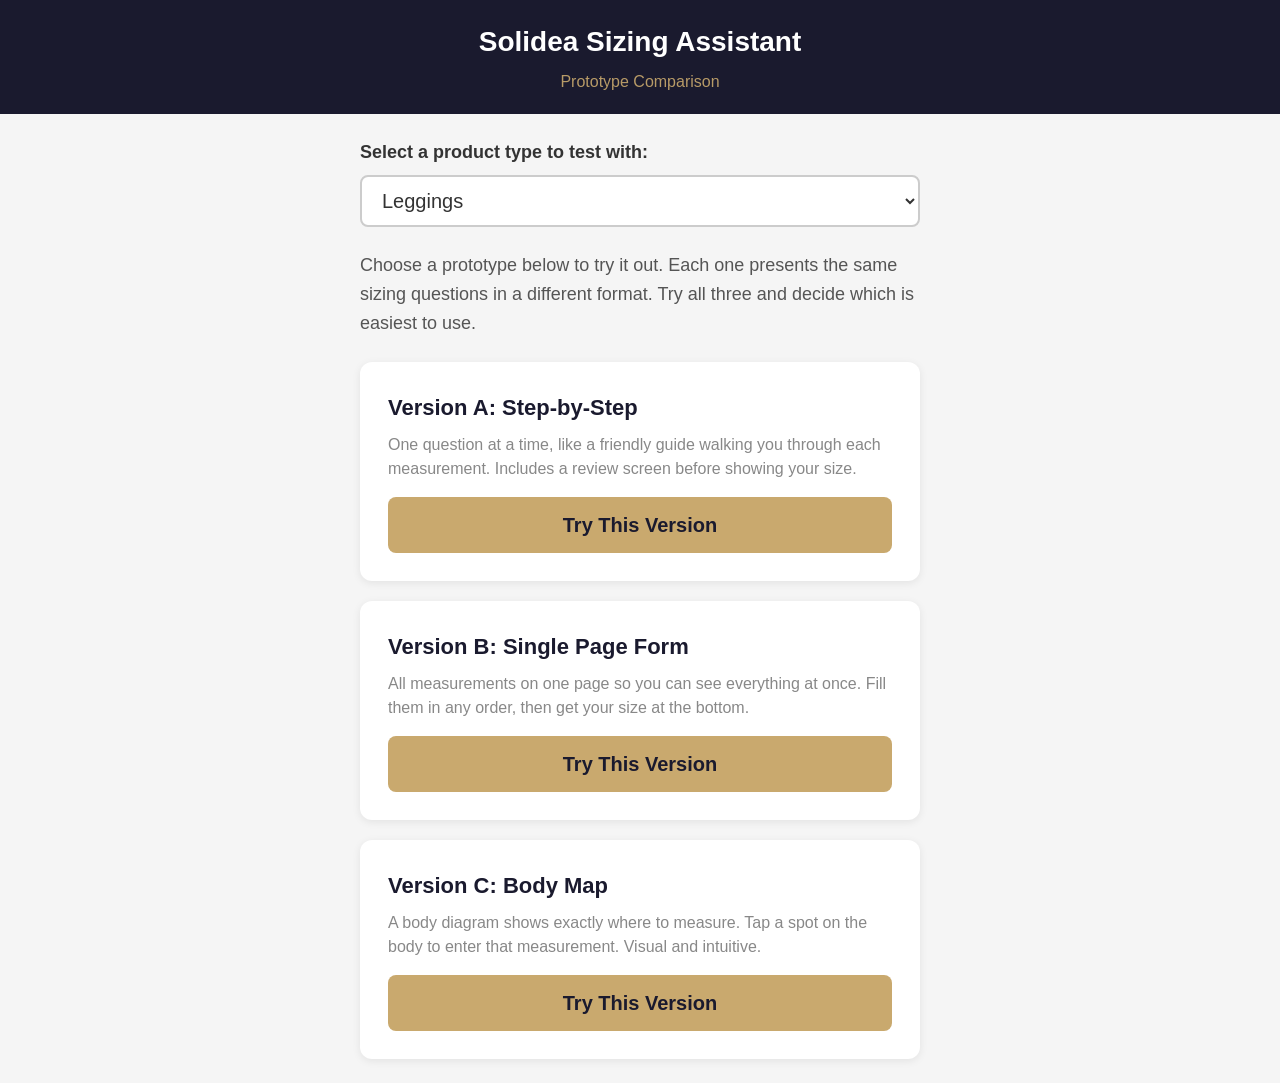
<file: prototypes/index.html>
<!DOCTYPE html>
<html lang="en">
<head>
  <meta charset="UTF-8">
  <meta name="viewport" content="width=device-width, initial-scale=1.0">
  <title>Solidea Sizing Assistant - Prototype Comparison</title>
  <link rel="stylesheet" href="shared.css">
</head>
<body>
  <div class="header">
    <h1>Solidea Sizing Assistant</h1>
    <div class="subtitle">Prototype Comparison</div>
  </div>

  <div class="container">
    <div class="product-selector">
      <label for="product-select">Select a product type to test with:</label>
      <select id="product-select"></select>
    </div>

    <p style="font-size: 18px; color: #555; margin-bottom: 8px;">
      Choose a prototype below to try it out. Each one presents the same sizing questions
      in a different format. Try all three and decide which is easiest to use.
    </p>

    <div class="card-grid">
      <div class="card">
        <h2>Version A: Step-by-Step</h2>
        <p>
          One question at a time, like a friendly guide walking you through each
          measurement. Includes a review screen before showing your size.
        </p>
        <a id="link-wizard" class="btn btn-primary" href="wizard.html?product=leggings">
          Try This Version
        </a>
      </div>

      <div class="card">
        <h2>Version B: Single Page Form</h2>
        <p>
          All measurements on one page so you can see everything at once.
          Fill them in any order, then get your size at the bottom.
        </p>
        <a id="link-form" class="btn btn-primary" href="form.html?product=leggings">
          Try This Version
        </a>
      </div>

      <div class="card">
        <h2>Version C: Body Map</h2>
        <p>
          A body diagram shows exactly where to measure. Tap a spot on the body
          to enter that measurement. Visual and intuitive.
        </p>
        <a id="link-bodymap" class="btn btn-primary" href="body-map.html?product=leggings">
          Try This Version
        </a>
      </div>
    </div>
  </div>

  <script src="shared.js"></script>
  <script>
    (function () {
      var select = document.getElementById('product-select');
      SizingAPI.populateProductSelect(select, SizingAPI.getProductFromURL());

      function updateLinks() {
        var p = select.value;
        document.getElementById('link-wizard').href = 'wizard.html?product=' + p;
        document.getElementById('link-form').href = 'form.html?product=' + p;
        document.getElementById('link-bodymap').href = 'body-map.html?product=' + p;
      }

      select.addEventListener('change', updateLinks);
      updateLinks();
    })();
  </script>
</body>
</html>
</file>
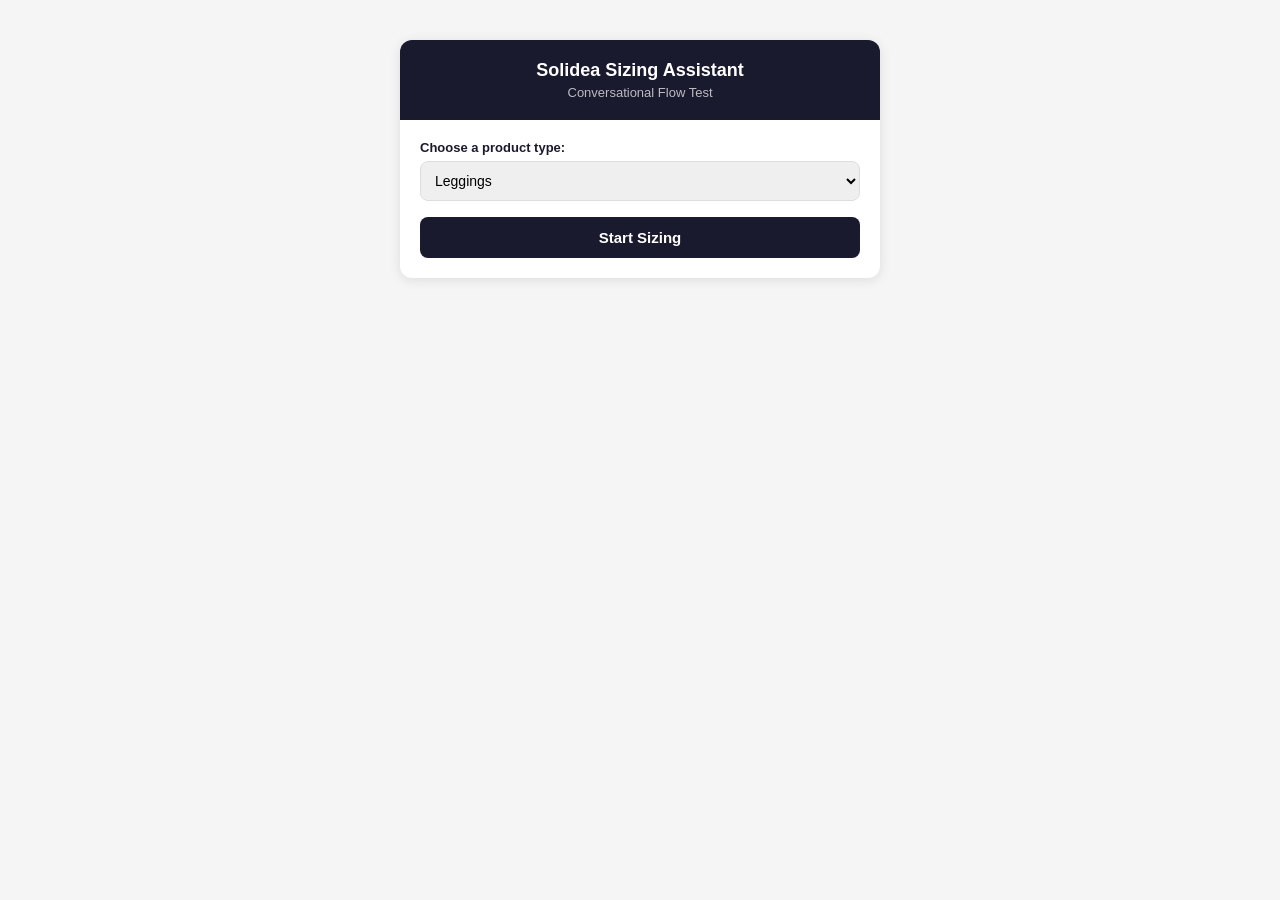
<file: test-conversation.html>
<!DOCTYPE html>
<html lang="en">
<head>
<meta charset="UTF-8">
<meta name="viewport" content="width=device-width, initial-scale=1.0">
<title>Solidea Sizing Assistant — Test</title>
<style>
  * { box-sizing: border-box; margin: 0; padding: 0; }
  body { font-family: -apple-system, BlinkMacSystemFont, 'Segoe UI', Roboto, sans-serif; background: #f5f5f5; color: #1a1a2e; }
  .container { max-width: 480px; margin: 40px auto; background: #fff; border-radius: 12px; box-shadow: 0 2px 12px rgba(0,0,0,0.1); overflow: hidden; }
  .header { background: #1a1a2e; color: #fff; padding: 20px; text-align: center; }
  .header h1 { font-size: 18px; font-weight: 600; }
  .header p { font-size: 13px; opacity: 0.7; margin-top: 4px; }
  .chat { padding: 20px; min-height: 300px; max-height: 500px; overflow-y: auto; }
  .message { margin-bottom: 16px; animation: fadeIn 0.3s; }
  @keyframes fadeIn { from { opacity: 0; transform: translateY(8px); } to { opacity: 1; transform: translateY(0); } }
  .message.assistant { }
  .message.user { text-align: right; }
  .message .bubble { display: inline-block; max-width: 85%; padding: 10px 14px; border-radius: 12px; font-size: 14px; line-height: 1.5; }
  .message.assistant .bubble { background: #f0f0f5; color: #1a1a2e; border-bottom-left-radius: 4px; text-align: left; }
  .message.user .bubble { background: #c9a96e; color: #fff; border-bottom-right-radius: 4px; }
  .help-text { font-size: 12px; color: #888; margin-top: 6px; padding-left: 4px; }
  .input-area { padding: 16px 20px; border-top: 1px solid #eee; display: flex; gap: 8px; }
  .input-area input { flex: 1; padding: 10px 14px; border: 1px solid #ddd; border-radius: 8px; font-size: 14px; outline: none; }
  .input-area input:focus { border-color: #c9a96e; }
  .input-area button { padding: 10px 18px; border: none; border-radius: 8px; font-size: 14px; cursor: pointer; font-weight: 600; }
  .btn-send { background: #c9a96e; color: #fff; }
  .btn-send:hover { background: #b8954f; }
  .btn-skip { background: #eee; color: #666; font-size: 12px; padding: 10px 12px; }
  .btn-skip:hover { background: #ddd; }
  .btn-skip:disabled { opacity: 0.3; cursor: not-allowed; }
  .setup { padding: 20px; }
  .setup label { font-size: 13px; font-weight: 600; display: block; margin-bottom: 6px; }
  .setup select { width: 100%; padding: 10px; border: 1px solid #ddd; border-radius: 8px; font-size: 14px; margin-bottom: 16px; }
  .btn-start { width: 100%; padding: 12px; background: #1a1a2e; color: #fff; border: none; border-radius: 8px; font-size: 15px; font-weight: 600; cursor: pointer; }
  .btn-start:hover { background: #2a2a4e; }
  .result { background: #f0f8f0; border: 1px solid #c0e0c0; border-radius: 8px; padding: 14px; margin-top: 8px; }
  .result .size { font-size: 28px; font-weight: 700; color: #1a1a2e; }
  .result .confidence { font-size: 12px; color: #888; text-transform: uppercase; letter-spacing: 1px; }
  .progress { font-size: 11px; color: #aaa; margin-bottom: 8px; }
  .restart { text-align: center; margin-top: 16px; }
  .restart button { background: none; border: 1px solid #c9a96e; color: #c9a96e; padding: 8px 20px; border-radius: 8px; cursor: pointer; font-size: 13px; }
  .restart button:hover { background: #c9a96e; color: #fff; }
</style>
</head>
<body>

<div class="container">
  <div class="header">
    <h1>Solidea Sizing Assistant</h1>
    <p>Conversational Flow Test</p>
  </div>

  <div id="setup" class="setup">
    <label>Choose a product type:</label>
    <select id="productType">
      <option value="leggings">Leggings</option>
      <option value="capris">Capris</option>
      <option value="shorts">Shorts</option>
      <option value="bike_shorts">Bike Shorts</option>
      <option value="opaque_leggings">Opaque Leggings</option>
      <option value="opaque_capris">Opaque Capris</option>
      <option value="high_waist_legging">High Waist Legging</option>
      <option value="tops_with_bra">Top with Built-in Bra</option>
      <option value="bras">Bra</option>
      <option value="braless_tops">Braless Top</option>
      <option value="abdominal_band">Abdominal Band</option>
      <option value="arm_sleeves">Arm Sleeves</option>
      <option value="armbands">Armbands</option>
      <option value="classic_arm_sleeves">Classic Arm Sleeves</option>
      <option value="classic_armbands">Classic Armbands</option>
      <option value="gauntlets">Gauntlets</option>
      <option value="socks">Compression Socks</option>
      <option value="calf_sleeves">Calf Sleeves</option>
      <option value="thigh_highs">Thigh Highs</option>
      <option value="mens_briefs">Men's Briefs</option>
    </select>
    <button class="btn-start" onclick="startConversation()">Start Sizing</button>
  </div>

  <div id="chatArea" style="display:none;">
    <div class="chat" id="chat"></div>
    <div id="inputArea" class="input-area">
      <input type="text" id="userInput" placeholder="Type your answer..." onkeydown="if(event.key==='Enter')sendAnswer()">
      <button class="btn-send" onclick="sendAnswer()">Send</button>
      <button class="btn-skip" id="skipBtn" onclick="skipQuestion()" disabled>Skip</button>
    </div>
  </div>
</div>

<script>
const API = 'http://localhost:8000';
let sessionId = null;
let currentQuestion = null;

function addMessage(text, type, extra) {
  const chat = document.getElementById('chat');
  const div = document.createElement('div');
  div.className = 'message ' + type;
  let html = '<div class="bubble">' + text + '</div>';
  if (extra) html += extra;
  div.innerHTML = html;
  chat.appendChild(div);
  chat.scrollTop = chat.scrollHeight;
}

function addResult(result) {
  const html = '<div class="result">' +
    '<div class="confidence">' + result.confidence + '</div>' +
    '<div class="size">' + result.recommended_size + '</div>' +
    '</div>' +
    '<div class="restart"><button onclick="resetAll()">Start Over</button></div>';
  addMessage(html, 'assistant');
  document.getElementById('inputArea').style.display = 'none';
}

function showProgress(progress) {
  if (progress && progress.estimated_total > 0) {
    return '<div class="progress">Question ' + progress.current + ' of ~' + progress.estimated_total + '</div>';
  }
  return '';
}

async function startConversation() {
  const productType = document.getElementById('productType').value;
  document.getElementById('setup').style.display = 'none';
  document.getElementById('chatArea').style.display = 'block';

  try {
    const res = await fetch(API + '/api/v2/conversation/start', {
      method: 'POST',
      headers: { 'Content-Type': 'application/json' },
      body: JSON.stringify({ product_type: productType, channel: 'widget' })
    });
    const data = await res.json();
    sessionId = data.session_id;
    handleResponse(data);
  } catch (err) {
    addMessage('Error connecting to API: ' + err.message + '<br><br>Make sure the server is running:<br><code>uv run uvicorn app.main:app --reload --port 8000</code>', 'assistant');
  }
}

function handleResponse(data) {
  addMessage(data.message, 'assistant',
    data.question ? showProgress(data.progress) : '');

  if (data.status === 'complete' && data.result) {
    addResult(data.result);
    return;
  }

  if (data.question) {
    currentQuestion = data.question;
    addMessage(data.question.text, 'assistant',
      '<div class="help-text">' + data.question.help_text + '</div>');
    document.getElementById('skipBtn').disabled = !data.question.skip_allowed;
    document.getElementById('userInput').placeholder = 'e.g. 5\'7", 140 lbs, 15 inches...';
    document.getElementById('userInput').focus();
  }
}

async function sendAnswer() {
  const input = document.getElementById('userInput');
  const value = input.value.trim();
  if (!value) return;

  addMessage(value, 'user');
  input.value = '';

  try {
    const res = await fetch(API + '/api/v2/conversation/answer', {
      method: 'POST',
      headers: { 'Content-Type': 'application/json' },
      body: JSON.stringify({ session_id: sessionId, answer: { value: value } })
    });
    const data = await res.json();
    handleResponse(data);
  } catch (err) {
    addMessage('Error: ' + err.message, 'assistant');
  }
}

async function skipQuestion() {
  addMessage('(skipped)', 'user');
  try {
    const res = await fetch(API + '/api/v2/conversation/answer', {
      method: 'POST',
      headers: { 'Content-Type': 'application/json' },
      body: JSON.stringify({ session_id: sessionId, answer: { skip: true } })
    });
    const data = await res.json();
    handleResponse(data);
  } catch (err) {
    addMessage('Error: ' + err.message, 'assistant');
  }
}

function resetAll() {
  sessionId = null;
  currentQuestion = null;
  document.getElementById('chat').innerHTML = '';
  document.getElementById('inputArea').style.display = 'flex';
  document.getElementById('chatArea').style.display = 'none';
  document.getElementById('setup').style.display = 'block';
}
</script>

</body>
</html>
</file>
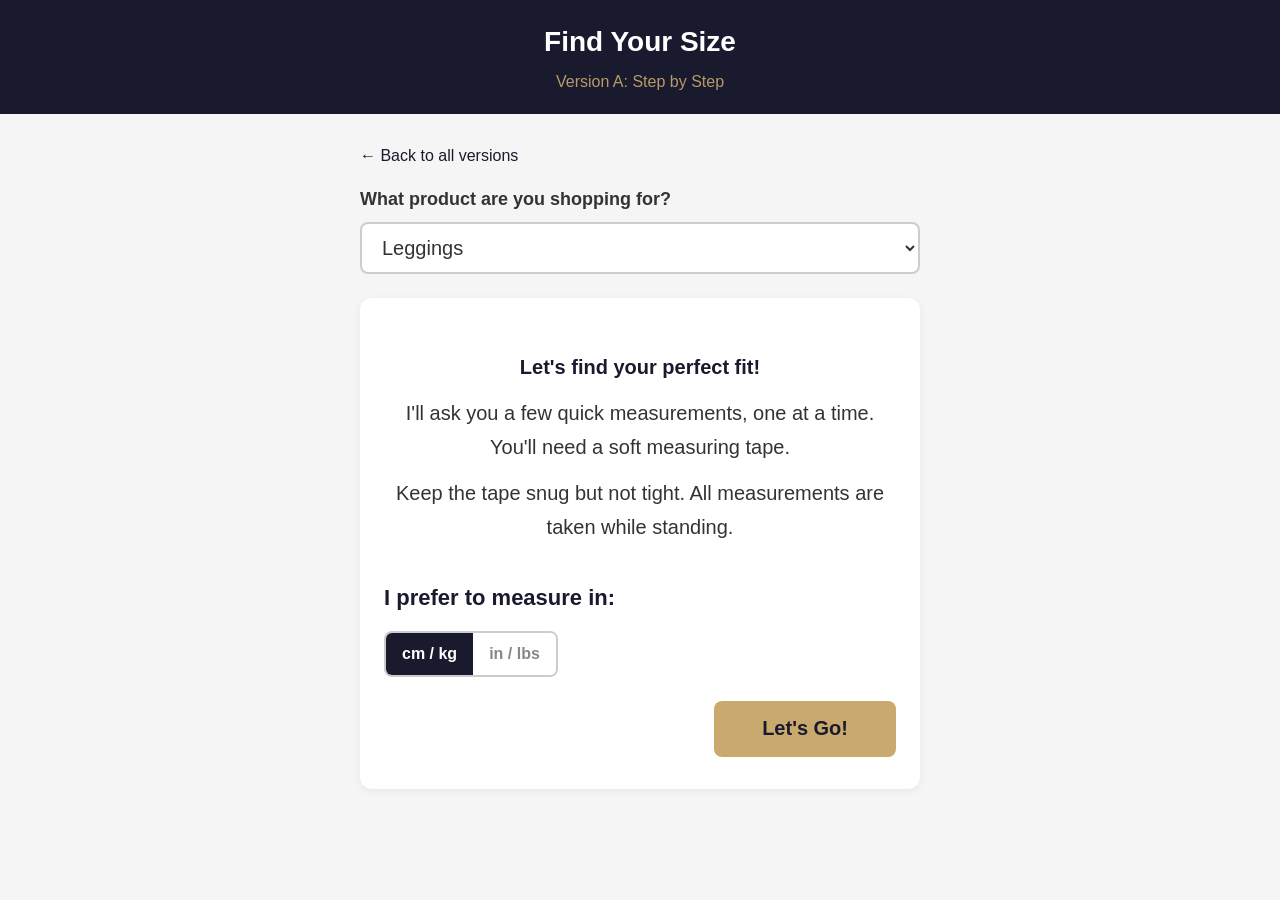
<file: prototypes/wizard.html>
<!DOCTYPE html>
<html lang="en">
<head>
  <meta charset="UTF-8">
  <meta name="viewport" content="width=device-width, initial-scale=1.0">
  <title>Solidea Sizing - Step by Step</title>
  <link rel="stylesheet" href="shared.css">
  <style>
    .wizard-card {
      background: var(--white);
      border-radius: 12px;
      padding: 32px 24px;
      min-height: 300px;
      box-shadow: 0 2px 8px rgba(0,0,0,0.06);
      display: flex;
      flex-direction: column;
    }

    .wizard-card .field-group {
      flex: 1;
      display: flex;
      flex-direction: column;
      justify-content: center;
    }

    .wizard-card .field-input {
      font-size: 28px;
      height: 64px;
      text-align: center;
    }

    .wizard-card .field-label {
      font-size: 22px;
      text-align: center;
      margin-bottom: 8px;
    }

    .wizard-card .field-help {
      text-align: center;
      margin-bottom: 16px;
    }

    .wizard-card .field-input-row {
      justify-content: center;
      max-width: 300px;
      margin: 0 auto;
    }

    .wizard-card .unit-label-inline {
      font-size: 20px;
      color: var(--gray-mid);
      font-weight: 600;
      min-width: 30px;
    }

    .nav-row {
      display: flex;
      justify-content: space-between;
      gap: 12px;
      margin-top: 24px;
    }

    /* Review screen */
    .review-list {
      list-style: none;
      padding: 0;
    }

    .review-item {
      display: flex;
      justify-content: space-between;
      align-items: center;
      padding: 14px 0;
      border-bottom: 1px solid #eee;
      font-size: var(--font-body);
    }

    .review-item:last-child {
      border-bottom: none;
    }

    .review-label {
      color: var(--navy);
      font-weight: 600;
    }

    .review-value {
      color: var(--gray-dark);
    }

    .review-edit {
      color: var(--gold-hover);
      cursor: pointer;
      font-size: var(--font-help);
      text-decoration: underline;
      margin-left: 12px;
    }

    /* Welcome screen */
    .welcome-text {
      text-align: center;
      font-size: var(--font-body);
      color: var(--gray-dark);
      line-height: 1.7;
      padding: 20px 0;
    }

    .welcome-text strong {
      color: var(--navy);
    }
  </style>
</head>
<body>
  <div class="header">
    <h1>Find Your Size</h1>
    <div class="subtitle">Version A: Step by Step</div>
  </div>

  <div class="container">
    <a href="index.html" class="back-link">&larr; Back to all versions</a>

    <div class="product-selector">
      <label for="product-select">What product are you shopping for?</label>
      <select id="product-select"></select>
    </div>

    <div id="progress-area" class="progress-bar hidden">
      <div class="progress-track">
        <div class="progress-fill" id="progress-fill" style="width: 0%"></div>
      </div>
      <span class="progress-text" id="progress-text">Step 1 of 4</span>
    </div>

    <div id="wizard-area"></div>
  </div>

  <script src="shared.js"></script>
  <script>
    (function () {
      var select = document.getElementById('product-select');
      var wizardArea = document.getElementById('wizard-area');
      var progressArea = document.getElementById('progress-area');
      var progressFill = document.getElementById('progress-fill');
      var progressText = document.getElementById('progress-text');

      var sessionId = null;
      var currentProduct = '';
      var useImperial = false;
      var answers = [];       // { question, value, displayValue }
      var currentQuestion = null;
      var totalSteps = 0;
      var currentStep = 0;

      SizingAPI.populateProductSelect(select, SizingAPI.getProductFromURL());

      function showWelcome() {
        progressArea.classList.add('hidden');
        answers = [];
        sessionId = null;

        wizardArea.innerHTML =
          '<div class="wizard-card">' +
          '<div class="welcome-text">' +
          '<p><strong>Let\'s find your perfect fit!</strong></p>' +
          '<p style="margin-top:12px;">I\'ll ask you a few quick measurements, ' +
          'one at a time. You\'ll need a soft measuring tape.</p>' +
          '<p style="margin-top:12px;">Keep the tape snug but not tight. ' +
          'All measurements are taken while standing.</p>' +
          '</div>' +
          '<div style="margin-top:16px;">' +
          '<span class="field-label" style="text-align:left;">I prefer to measure in:</span>' +
          '<div class="unit-toggle" style="margin-top:8px;display:inline-flex;">' +
          '<button type="button" class="unit-btn ' + (!useImperial ? 'active' : '') + '" data-system="metric">cm / kg</button>' +
          '<button type="button" class="unit-btn ' + (useImperial ? 'active' : '') + '" data-system="imperial">in / lbs</button>' +
          '</div>' +
          '</div>' +
          '<div class="nav-row" style="margin-top:24px;">' +
          '<div></div>' +
          '<button type="button" class="btn btn-primary btn-nav" id="start-btn" style="width:auto;padding:0 48px;">Let\'s Go!</button>' +
          '</div>' +
          '</div>';

        // Unit toggle handlers
        wizardArea.querySelectorAll('.unit-btn').forEach(function (btn) {
          btn.addEventListener('click', function () {
            wizardArea.querySelectorAll('.unit-btn').forEach(function (b) { b.classList.remove('active'); });
            btn.classList.add('active');
            useImperial = btn.getAttribute('data-system') === 'imperial';
          });
        });

        document.getElementById('start-btn').addEventListener('click', startConversation);
      }

      function startConversation() {
        currentProduct = select.value;
        wizardArea.innerHTML = '<div class="wizard-card"><p>Loading...</p></div>';

        SizingAPI.conversationStart(currentProduct, true).then(function (data) {
          sessionId = data.session_id;
          totalSteps = data.progress.estimated_total;
          currentStep = data.progress.current;

          if (data.status === 'complete' && data.result) {
            showResult(data);
            return;
          }

          if (data.question) {
            currentQuestion = data.question;
            showQuestion(data.question, data.progress);
          }
        });
      }

      function showQuestion(question, progress) {
        currentStep = progress.current;
        totalSteps = progress.estimated_total;

        progressArea.classList.remove('hidden');
        var pct = Math.round((currentStep / totalSteps) * 100);
        progressFill.style.width = pct + '%';
        progressText.textContent = 'Step ' + currentStep + ' of ' + totalSteps;

        var unitForField = guessUnit(question.input_type);
        var displayUnit = SizingAPI.getDisplayUnit(unitForField, useImperial);

        wizardArea.innerHTML =
          '<div class="wizard-card">' +
          '<div class="field-group">' +
          '<label class="field-label" for="wizard-input">' + question.text + '</label>' +
          '<span class="field-help">' + question.help_text + '</span>' +
          '<div class="field-input-row">' +
          '<input type="number" class="field-input" id="wizard-input" ' +
          'placeholder="0" min="0" step="0.1" autofocus>' +
          '<span class="unit-label-inline">' + displayUnit + '</span>' +
          '</div>' +
          '</div>' +
          '<div class="nav-row">' +
          '<button type="button" class="btn btn-secondary btn-nav" id="back-btn">' +
          (answers.length > 0 ? 'Back' : 'Cancel') +
          '</button>' +
          '<button type="button" class="btn btn-primary btn-nav" id="next-btn" disabled>Next</button>' +
          '</div>' +
          '</div>';

        var input = document.getElementById('wizard-input');
        var nextBtn = document.getElementById('next-btn');
        var backBtn = document.getElementById('back-btn');

        input.addEventListener('input', function () {
          var v = parseFloat(input.value);
          nextBtn.disabled = isNaN(v) || v <= 0;
        });

        input.addEventListener('keydown', function (e) {
          if (e.key === 'Enter' && !nextBtn.disabled) {
            submitAnswer();
          }
        });

        nextBtn.addEventListener('click', submitAnswer);

        backBtn.addEventListener('click', function () {
          if (answers.length === 0) {
            showWelcome();
          } else {
            // Go back: restart and replay previous answers
            goBack();
          }
        });

        // Focus the input
        setTimeout(function () { input.focus(); }, 100);

        function submitAnswer() {
          var rawValue = parseFloat(input.value);
          var unitForField = guessUnit(question.input_type);
          var metricValue = SizingAPI.toMetric(rawValue, unitForField, useImperial);

          // Store the answer for review/back
          answers.push({
            question: question,
            rawValue: rawValue,
            displayValue: rawValue + ' ' + SizingAPI.getDisplayUnit(unitForField, useImperial),
            metricValue: metricValue
          });

          nextBtn.disabled = true;
          nextBtn.innerHTML = '<span class="spinner"></span>';

          // Send the metric value as a string to the conversation API
          SizingAPI.conversationAnswer(sessionId, String(metricValue)).then(function (data) {
            if (data.status === 'complete' && data.result) {
              showReview(data);
            } else if (data.question) {
              currentQuestion = data.question;
              showQuestion(data.question, data.progress);
            } else {
              showReview(data);
            }
          });
        }
      }

      function goBack() {
        // Remove last answer and restart conversation, replaying all but the last
        answers.pop();

        wizardArea.innerHTML = '<div class="wizard-card"><p>Going back...</p></div>';

        // Restart and replay
        SizingAPI.conversationStart(currentProduct, true).then(function (data) {
          sessionId = data.session_id;
          totalSteps = data.progress.estimated_total;

          if (answers.length === 0) {
            if (data.question) {
              currentQuestion = data.question;
              showQuestion(data.question, data.progress);
            }
            return;
          }

          // Replay all stored answers
          replayAnswers(0, data);
        });
      }

      function replayAnswers(index, lastData) {
        if (index >= answers.length) {
          // Done replaying, show the next question
          if (lastData.question) {
            currentQuestion = lastData.question;
            showQuestion(lastData.question, lastData.progress);
          }
          return;
        }

        var a = answers[index];
        SizingAPI.conversationAnswer(sessionId, String(a.metricValue)).then(function (data) {
          replayAnswers(index + 1, data);
        });
      }

      function showReview(data) {
        progressArea.classList.remove('hidden');
        progressFill.style.width = '100%';
        progressText.textContent = 'Review';

        var listHtml = '';
        answers.forEach(function (a, i) {
          listHtml += '<li class="review-item">' +
            '<span class="review-label">' + a.question.text.replace('?', '') + '</span>' +
            '<span><span class="review-value">' + a.displayValue + '</span></span>' +
            '</li>';
        });

        wizardArea.innerHTML =
          '<div class="wizard-card">' +
          '<h2 style="text-align:center;color:var(--navy);margin-bottom:16px;">Review Your Measurements</h2>' +
          '<p style="text-align:center;color:var(--gray-mid);font-size:var(--font-help);margin-bottom:20px;">' +
          'Make sure everything looks correct before we calculate your size.</p>' +
          '<ul class="review-list">' + listHtml + '</ul>' +
          '<div class="nav-row" style="margin-top:24px;">' +
          '<button type="button" class="btn btn-secondary btn-nav" id="review-back">Back</button>' +
          '<button type="button" class="btn btn-primary btn-nav" id="review-submit" style="flex:1;">Get My Size</button>' +
          '</div>' +
          '</div>';

        document.getElementById('review-back').addEventListener('click', function () {
          goBack();
        });

        document.getElementById('review-submit').addEventListener('click', function () {
          showResult(data);
        });
      }

      function showResult(data) {
        progressArea.classList.add('hidden');

        wizardArea.innerHTML = SizingAPI.renderResultCard(data.result) +
          '<button type="button" class="btn btn-secondary" style="width:100%;margin-top:16px;" ' +
          'id="restart-btn">Start Over</button>';

        document.getElementById('restart-btn').addEventListener('click', function () {
          showWelcome();
        });
      }

      function guessUnit(inputType) {
        if (inputType === 'weight') return 'kg';
        return 'cm';
      }

      select.addEventListener('change', function () {
        var url = new URL(window.location);
        url.searchParams.set('product', select.value);
        window.history.replaceState({}, '', url);
        showWelcome();
      });

      showWelcome();
    })();
  </script>
</body>
</html>
</file>
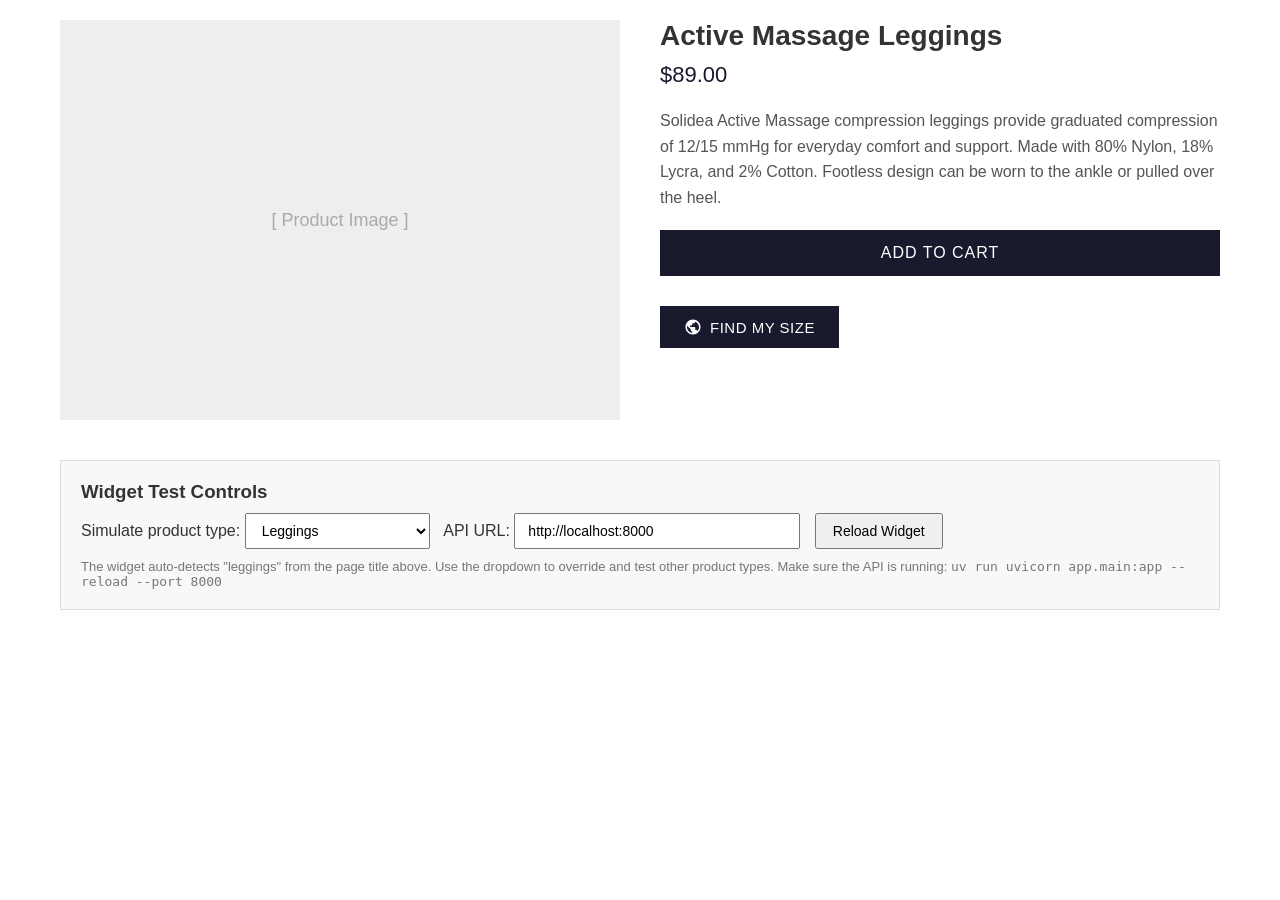
<file: widget/test-page.html>
<!DOCTYPE html>
<html lang="en">
<head>
  <meta charset="UTF-8">
  <meta name="viewport" content="width=device-width, initial-scale=1.0">
  <title>Solidea Active Massage Leggings - Test Page</title>
  <style>
    /* Minimal Shopify-like product page layout for testing */
    * { margin: 0; padding: 0; box-sizing: border-box; }
    body { font-family: -apple-system, BlinkMacSystemFont, 'Segoe UI', Roboto, sans-serif; color: #333; }
    .page-wrapper { max-width: 1200px; margin: 0 auto; padding: 20px; }
    .product-layout { display: flex; gap: 40px; flex-wrap: wrap; }
    .product-image { flex: 1; min-width: 300px; }
    .product-image img { width: 100%; height: 400px; background: #f0f0f0; object-fit: cover; }
    .product-image .placeholder {
      width: 100%; height: 400px; background: #eee;
      display: flex; align-items: center; justify-content: center;
      color: #aaa; font-size: 18px;
    }
    .product-info { flex: 1; min-width: 300px; }
    h1.product__title { font-size: 28px; margin-bottom: 10px; }
    .product-price { font-size: 22px; color: #1a1a2e; margin-bottom: 20px; }
    .product-description { line-height: 1.6; margin-bottom: 20px; color: #555; }
    .product-form__buttons {
      display: flex; flex-direction: column; gap: 10px; margin-bottom: 20px;
    }
    .add-to-cart {
      background: #1a1a2e; color: #fff; border: none;
      padding: 14px 28px; font-size: 16px; cursor: pointer;
      text-transform: uppercase; letter-spacing: 1px;
    }
    .test-controls {
      background: #f8f8f8; padding: 20px; margin-top: 40px; border: 1px solid #ddd;
    }
    .test-controls h3 { margin-bottom: 10px; }
    .test-controls select, .test-controls input {
      padding: 8px 12px; margin-right: 10px; font-size: 14px;
    }
    .test-controls button {
      padding: 8px 16px; cursor: pointer; font-size: 14px;
    }
    .test-controls p { margin-top: 10px; font-size: 13px; color: #777; }
  </style>
</head>
<body>
  <div class="page-wrapper">
    <div class="product-layout">
      <div class="product-image">
        <div class="placeholder">[ Product Image ]</div>
      </div>
      <div class="product-info">
        <h1 class="product__title">Active Massage Leggings</h1>
        <div class="product-price">$89.00</div>
        <div class="product-description">
          <p>Solidea Active Massage compression leggings provide graduated compression
          of 12/15 mmHg for everyday comfort and support. Made with 80% Nylon, 18% Lycra,
          and 2% Cotton. Footless design can be worn to the ankle or pulled over the heel.</p>
        </div>
        <div class="product-form__buttons">
          <button class="add-to-cart">Add to Cart</button>
        </div>
      </div>
    </div>

    <div class="test-controls">
      <h3>Widget Test Controls</h3>
      <label>
        Simulate product type:
        <select id="test-product-type">
          <option value="">Auto-detect from page</option>
          <option value="arm_sleeves">Arm Sleeves</option>
          <option value="leggings" selected>Leggings</option>
          <option value="capris">Capris</option>
          <option value="socks">Knee-High Socks</option>
          <option value="bras">Bras</option>
        </select>
      </label>
      <label>
        API URL:
        <input type="text" id="test-api-url" value="http://localhost:8000" size="30">
      </label>
      <button onclick="reloadWidget()">Reload Widget</button>
      <p>
        The widget auto-detects "leggings" from the page title above.
        Use the dropdown to override and test other product types.
        Make sure the API is running: <code>uv run uvicorn app.main:app --reload --port 8000</code>
      </p>
    </div>
  </div>

  <script>
    // Configure and load the widget
    window.SolideaSizingConfig = {
      apiUrl: 'http://localhost:8000'
    };

    function reloadWidget() {
      // Remove existing widget elements
      var btn = document.querySelector('.solidea-sizing-btn');
      var overlay = document.querySelector('.solidea-overlay');
      if (btn) btn.parentNode.removeChild(btn);
      if (overlay) overlay.parentNode.removeChild(overlay);

      // Update config
      var typeSelect = document.getElementById('test-product-type');
      var apiInput = document.getElementById('test-api-url');

      window.SolideaSizingConfig = {
        apiUrl: apiInput.value,
        productType: typeSelect.value || undefined
      };

      // Also update page title for auto-detection testing
      var titles = {
        arm_sleeves: 'Active Massage Arm Sleeves',
        leggings: 'Active Massage Leggings',
        capris: 'Active Massage Capris',
        socks: 'Active Massage Knee-High Socks',
        bras: 'Active Massage Sports Bra'
      };
      if (typeSelect.value && titles[typeSelect.value]) {
        document.querySelector('.product__title').textContent = titles[typeSelect.value];
        document.title = titles[typeSelect.value] + ' - Test Page';
      }

      // Reload script
      var oldScript = document.getElementById('sizing-widget-script');
      if (oldScript) oldScript.parentNode.removeChild(oldScript);

      var script = document.createElement('script');
      script.id = 'sizing-widget-script';
      script.src = 'sizing-widget.js?' + Date.now(); // cache bust
      document.body.appendChild(script);
    }
  </script>
  <script id="sizing-widget-script" src="sizing-widget.js"></script>
</body>
</html>
</file>
<file: prototypes/shared.css>
/* Shared styles for all prototypes — optimized for 50+ users */

* {
  box-sizing: border-box;
  margin: 0;
  padding: 0;
}

:root {
  --navy: #1a1a2e;
  --navy-light: #2d2d4a;
  --gold: #c9a96e;
  --gold-hover: #b8983f;
  --white: #ffffff;
  --gray-light: #f5f5f5;
  --gray-mid: #888;
  --gray-dark: #333;
  --green: #2e7d32;
  --orange: #e65100;
  --red: #c62828;
  --font-body: 20px;
  --font-label: 18px;
  --font-help: 16px;
  --font-heading: 28px;
  --font-size-result: 48px;
  --input-height: 52px;
  --btn-height: 56px;
  --radius: 8px;
  --max-width: 600px;
}

html {
  font-size: 16px;
}

body {
  font-family: -apple-system, BlinkMacSystemFont, "Segoe UI", Roboto, sans-serif;
  font-size: var(--font-body);
  line-height: 1.6;
  color: var(--gray-dark);
  background: var(--gray-light);
  min-height: 100vh;
}

/* Header */
.header {
  background: var(--navy);
  color: var(--white);
  padding: 20px 24px;
  text-align: center;
}

.header h1 {
  font-size: var(--font-heading);
  font-weight: 600;
  margin-bottom: 4px;
}

.header .subtitle {
  font-size: var(--font-help);
  color: var(--gold);
  opacity: 0.9;
}

/* Container */
.container {
  max-width: var(--max-width);
  margin: 0 auto;
  padding: 24px 20px;
}

/* Back to prototypes link */
.back-link {
  display: inline-block;
  margin-bottom: 16px;
  color: var(--navy);
  font-size: var(--font-help);
  text-decoration: none;
}

.back-link:hover {
  text-decoration: underline;
}

/* Product type selector */
.product-selector {
  margin-bottom: 24px;
}

.product-selector label {
  display: block;
  font-size: var(--font-label);
  font-weight: 600;
  margin-bottom: 8px;
}

.product-selector select {
  width: 100%;
  height: var(--input-height);
  font-size: var(--font-body);
  padding: 0 16px;
  border: 2px solid #ccc;
  border-radius: var(--radius);
  background: var(--white);
  color: var(--gray-dark);
  cursor: pointer;
}

/* Form fields */
.field-group {
  margin-bottom: 24px;
}

.field-label {
  display: block;
  font-size: var(--font-label);
  font-weight: 600;
  margin-bottom: 4px;
  color: var(--navy);
}

.field-help {
  display: block;
  font-size: var(--font-help);
  color: var(--gray-mid);
  margin-bottom: 8px;
  line-height: 1.4;
}

.field-input-row {
  display: flex;
  gap: 8px;
  align-items: center;
}

.field-input {
  flex: 1;
  height: var(--input-height);
  font-size: var(--font-body);
  padding: 0 16px;
  border: 2px solid #ccc;
  border-radius: var(--radius);
  background: var(--white);
  color: var(--gray-dark);
  transition: border-color 0.2s;
}

.field-input:focus {
  outline: none;
  border-color: var(--gold);
  box-shadow: 0 0 0 3px rgba(201, 169, 110, 0.2);
}

.field-input.error {
  border-color: var(--red);
}

/* Unit toggle */
.unit-toggle {
  display: flex;
  border: 2px solid #ccc;
  border-radius: var(--radius);
  overflow: hidden;
  flex-shrink: 0;
}

.unit-btn {
  padding: 12px 16px;
  font-size: var(--font-help);
  border: none;
  background: var(--white);
  color: var(--gray-mid);
  cursor: pointer;
  font-weight: 600;
  transition: all 0.2s;
}

.unit-btn.active {
  background: var(--navy);
  color: var(--white);
}

/* Buttons */
.btn {
  display: inline-flex;
  align-items: center;
  justify-content: center;
  height: var(--btn-height);
  padding: 0 32px;
  font-size: var(--font-body);
  font-weight: 600;
  border: none;
  border-radius: var(--radius);
  cursor: pointer;
  transition: all 0.2s;
  text-decoration: none;
}

.btn-primary {
  background: var(--gold);
  color: var(--navy);
  width: 100%;
}

.btn-primary:hover:not(:disabled) {
  background: var(--gold-hover);
}

.btn-primary:disabled {
  background: #ccc;
  color: #888;
  cursor: not-allowed;
}

.btn-secondary {
  background: var(--white);
  color: var(--navy);
  border: 2px solid var(--navy);
}

.btn-secondary:hover {
  background: var(--gray-light);
}

.btn-nav {
  min-width: 120px;
}

/* Results */
.result-card {
  background: var(--white);
  border: 3px solid var(--gold);
  border-radius: 12px;
  padding: 32px;
  text-align: center;
  margin-top: 24px;
}

.result-size {
  font-size: var(--font-size-result);
  font-weight: 700;
  color: var(--navy);
  margin-bottom: 8px;
}

.result-confidence {
  font-size: var(--font-label);
  color: var(--gray-mid);
  margin-bottom: 12px;
}

.result-confidence.exact {
  color: var(--green);
}

.result-confidence.interpolated {
  color: var(--gold-hover);
}

.result-confidence.out_of_range {
  color: var(--orange);
}

.result-notes {
  font-size: var(--font-help);
  color: var(--gray-dark);
  line-height: 1.5;
  margin-top: 12px;
}

/* Disproportion warning */
.disproportion-warning {
  background: #fff3e0;
  border: 2px solid var(--orange);
  border-radius: var(--radius);
  padding: 20px;
  margin-top: 20px;
}

.disproportion-warning h3 {
  font-size: var(--font-label);
  color: var(--orange);
  margin-bottom: 12px;
}

.disproportion-table {
  width: 100%;
  border-collapse: collapse;
  font-size: var(--font-help);
  margin-top: 12px;
}

.disproportion-table th,
.disproportion-table td {
  padding: 8px 12px;
  text-align: left;
  border-bottom: 1px solid #ddd;
}

.disproportion-table th {
  font-weight: 600;
  color: var(--navy);
}

.disproportion-note {
  font-size: var(--font-help);
  color: var(--gray-dark);
  margin-top: 12px;
  line-height: 1.5;
}

/* Progress bar */
.progress-bar {
  display: flex;
  align-items: center;
  gap: 12px;
  margin-bottom: 24px;
}

.progress-track {
  flex: 1;
  height: 8px;
  background: #ddd;
  border-radius: 4px;
  overflow: hidden;
}

.progress-fill {
  height: 100%;
  background: var(--gold);
  border-radius: 4px;
  transition: width 0.3s ease;
}

.progress-text {
  font-size: var(--font-help);
  color: var(--gray-mid);
  white-space: nowrap;
  min-width: 80px;
}

/* Measurement tip banner */
.tip-banner {
  background: #e8f5e9;
  border-radius: var(--radius);
  padding: 16px 20px;
  margin-bottom: 24px;
  font-size: var(--font-help);
  color: var(--green);
  line-height: 1.5;
}

/* Sticky bottom bar */
.sticky-bottom {
  position: sticky;
  bottom: 0;
  background: var(--white);
  padding: 16px 20px;
  border-top: 1px solid #ddd;
  box-shadow: 0 -2px 8px rgba(0, 0, 0, 0.05);
}

/* Loading spinner */
.spinner {
  display: inline-block;
  width: 24px;
  height: 24px;
  border: 3px solid #ccc;
  border-top-color: var(--gold);
  border-radius: 50%;
  animation: spin 0.8s linear infinite;
  margin-right: 8px;
  vertical-align: middle;
}

@keyframes spin {
  to { transform: rotate(360deg); }
}

/* Card layout (for index page) */
.card-grid {
  display: grid;
  grid-template-columns: 1fr;
  gap: 20px;
  margin-top: 24px;
}

.card {
  background: var(--white);
  border-radius: 12px;
  padding: 28px;
  box-shadow: 0 2px 8px rgba(0, 0, 0, 0.08);
  transition: transform 0.2s, box-shadow 0.2s;
}

.card:hover {
  transform: translateY(-2px);
  box-shadow: 0 4px 16px rgba(0, 0, 0, 0.12);
}

.card h2 {
  font-size: 22px;
  color: var(--navy);
  margin-bottom: 8px;
}

.card p {
  font-size: var(--font-help);
  color: var(--gray-mid);
  margin-bottom: 16px;
  line-height: 1.5;
}

/* Hidden utility */
.hidden {
  display: none !important;
}

/* Responsive */
@media (max-width: 540px) {
  :root {
    --max-width: 100%;
  }

  .container {
    padding: 16px;
  }

  .btn-nav {
    min-width: 100px;
  }
}
</file>
